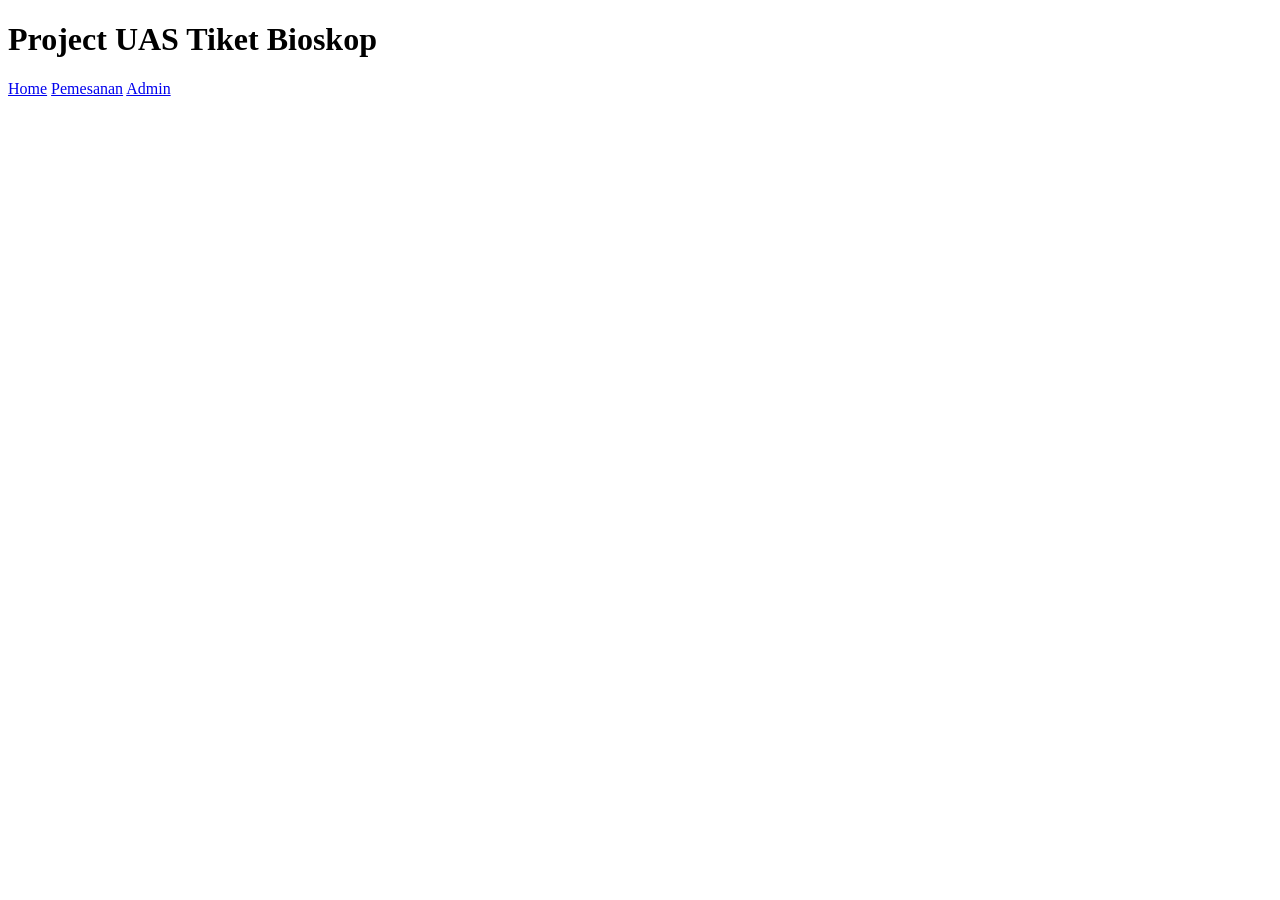
<file: index.htm>
<!DOCTYPE html>
<html lang="id">
<head>
    <meta charset="UTF-8">
    <meta name="viewport" content="width=device-width, initial-scale=1.0">
    <title>Project UAS Tiket Bioskop</title>
</head>
<body>

    <h1>Project UAS Tiket Bioskop</h1>

    <a href="./Home/">Home</a>
    <a href="./Pemesanan/">Pemesanan</a>
    <a href="./Admin/">Admin</a>

</body>
</html>
</file>
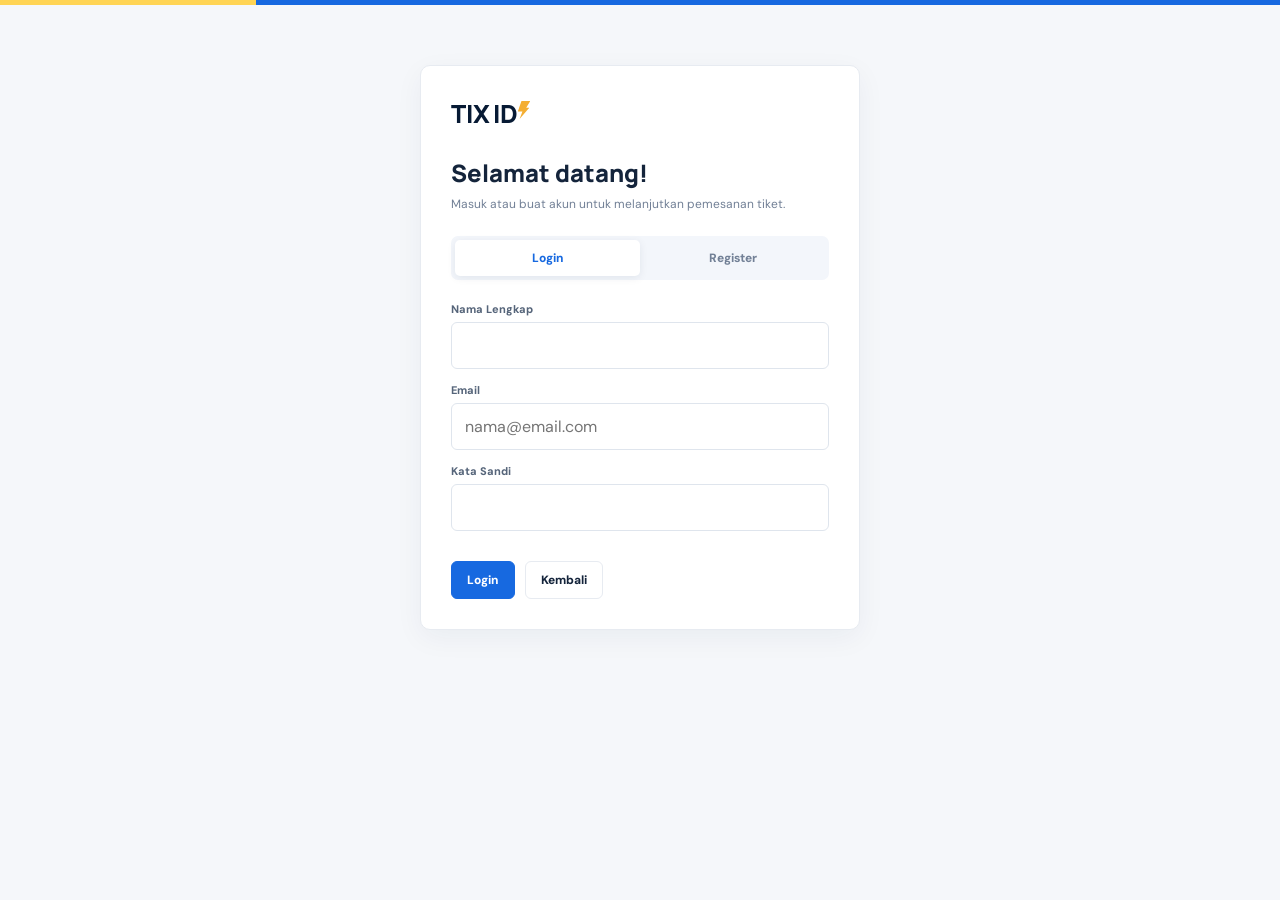
<file: profile-eticket-history/page/auth.html>
<!DOCTYPE html>
<html lang="id">
<head>
<meta charset="UTF-8"><meta name="viewport" content="width=device-width,initial-scale=1">
<title>TIX ID | Login & Register</title>
<link href="https://fonts.googleapis.com/css2?family=DM+Sans:wght@400;500;600;700;800&family=Manrope:wght@500;600;700;800&display=swap" rel="stylesheet">
<link rel="stylesheet" href="style.css?v=main-fix-1">
</head>
<body data-page="auth">
<div class="topline"></div>
<main class="auth-wrap">
  <div class="card auth-card">
    <a class="brand" href="../../home-movie/index.html"><span class="brand-tix">TIX</span><span class="brand-id">ID</span><span class="brand-dot"></span></a>
    <h1 id="auth-title">Selamat datang!</h1>
    <p class="subtitle">Masuk atau buat akun untuk melanjutkan pemesanan tiket.</p>
    <div class="tabs">
      <button class="tab active" id="login-tab" type="button">Login</button>
      <button class="tab" id="register-tab" type="button">Register</button>
    </div>
    <div id="auth-message"></div>
    <form id="auth-form" class="form-grid">
      <div class="field" id="name-field" hidden><label>Nama Lengkap</label><input id="name" type="text" autocomplete="name"></div>
      <div class="field"><label>Email</label><input id="email" type="email" autocomplete="username" required placeholder="nama@email.com"></div>
      <div class="field"><label>Kata Sandi</label><input id="password" type="password" minlength="6" required autocomplete="current-password"></div>
      <div class="actions"><button class="btn primary" id="submit-btn" type="submit">Login</button><a class="btn" href="../../home-movie/index.html">Kembali</a></div>
    </form>
  </div>
</main>
<script src="script.js"></script>
</body>
</html>
</file>
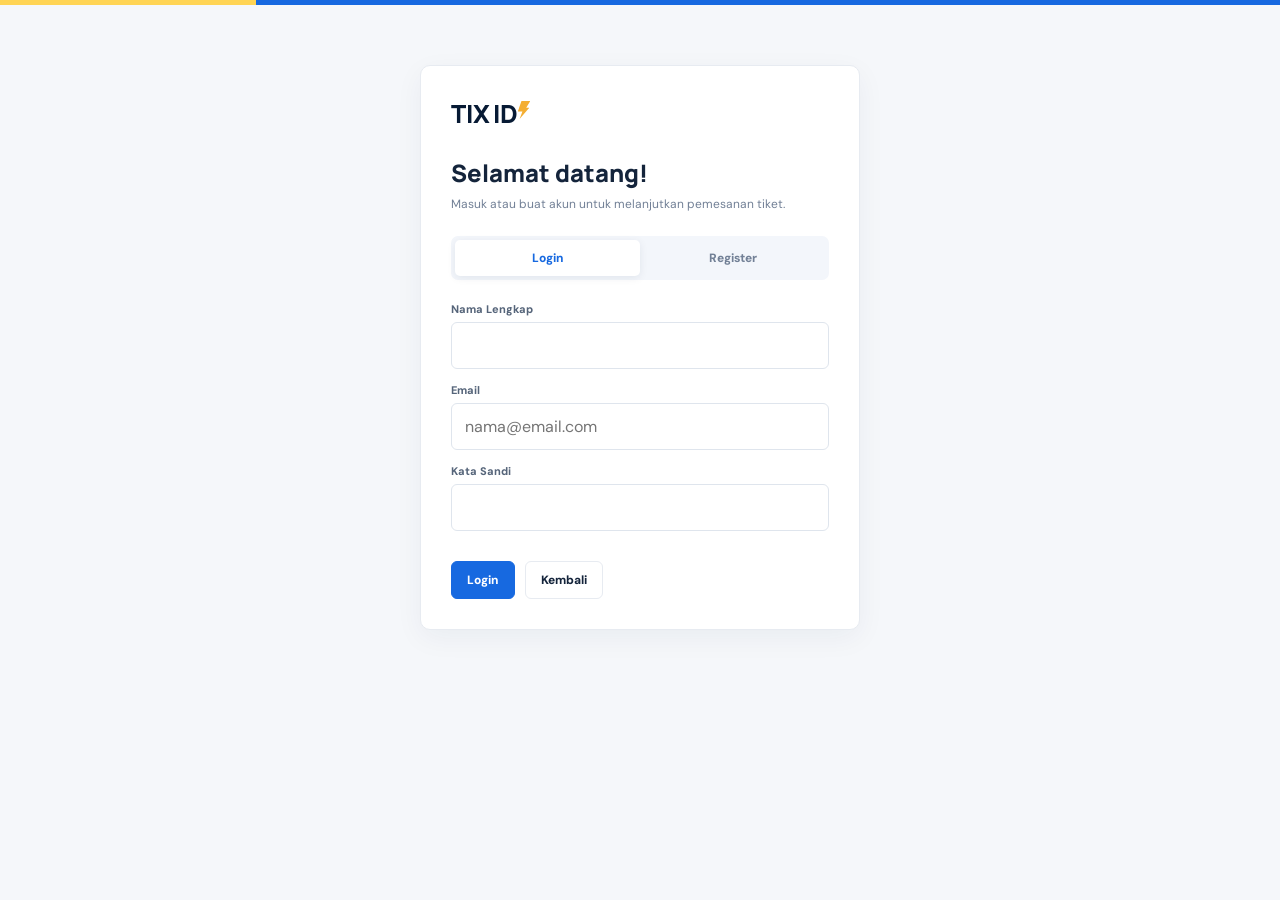
<file: profile-eticket-history/page/eticket.html>
<!DOCTYPE html>
<html lang="id">
<head><meta charset="UTF-8"><meta name="viewport" content="width=device-width,initial-scale=1">
<title>TIX ID | E-Ticket</title>
<link href="https://fonts.googleapis.com/css2?family=DM+Sans:wght@400;500;600;700;800&display=swap" rel="stylesheet">
<link href="https://fonts.googleapis.com/css2?family=Manrope:wght@500;600;700;800&display=swap" rel="stylesheet">
<link rel="stylesheet" href="style.css?v=main-fix-1"></head>
<body data-page="eticket">
<div class="topline"></div><header class="header"><div class="nav">
<a class="brand" href="../../home-movie/index.html"><span class="brand-tix">TIX</span><span class="brand-id">ID</span><span class="brand-dot"></span></a>
<nav class="links"><a href="../../home-movie/index.html">Beranda</a><a href="profile.html">Profile</a><a href="history.html">History</a></nav>
<div class="nav-actions"><a class="nav-btn" href="history.html">History</a><a class="nav-btn primary" href="profile.html">Profile</a></div>
</div></header>
<main class="section"><div class="page-head"><p class="kicker">Tiket digital</p><h1>E-Ticket</h1><p>E-Ticket hanya muncul setelah pembayaran berhasil.</p></div>
<div id="ticket-list" class="history-list"></div></main>
<script src="script.js"></script></body></html>
</file>
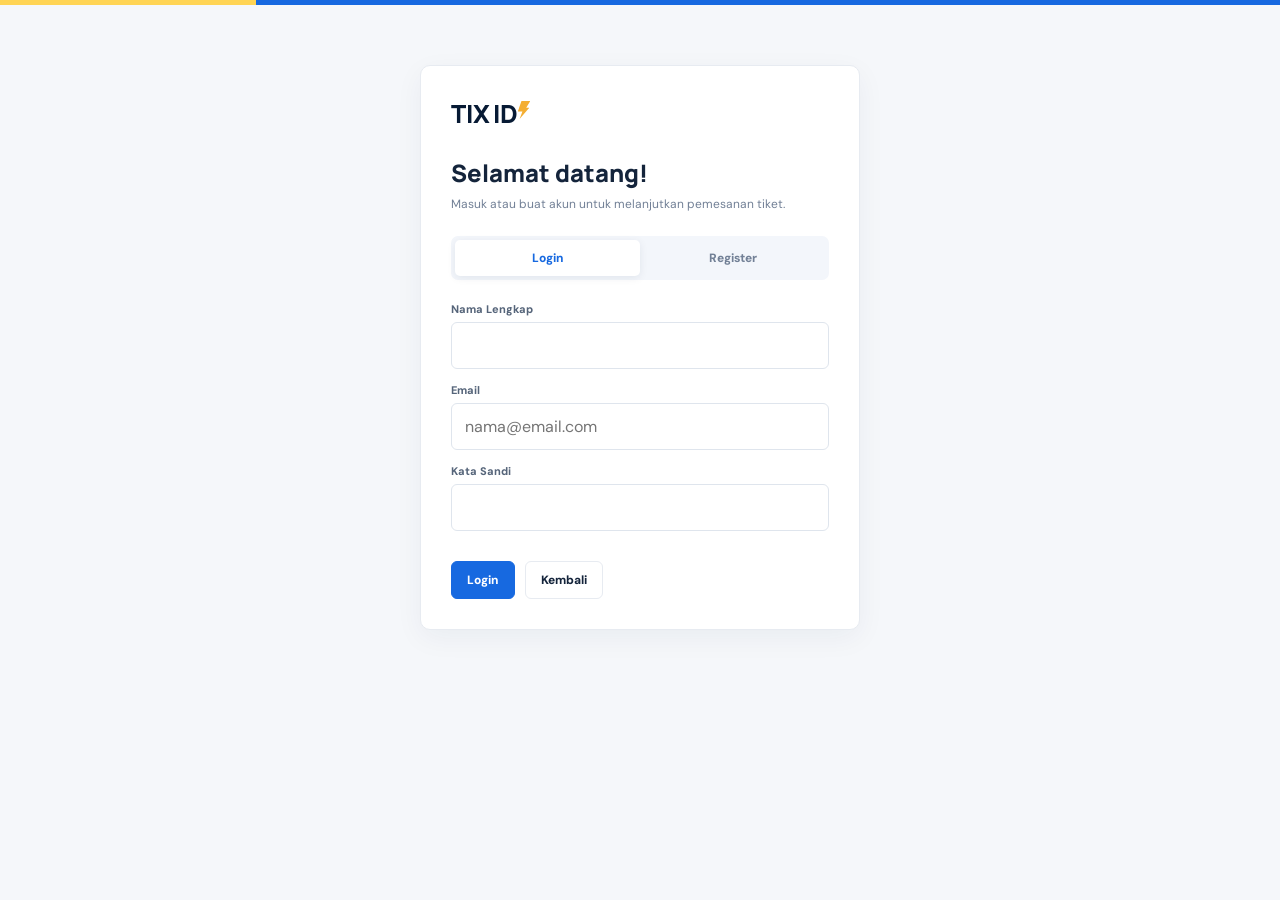
<file: profile-eticket-history/page/history.html>
<!DOCTYPE html>
<html lang="id">
<head><meta charset="UTF-8"><meta name="viewport" content="width=device-width,initial-scale=1">
<title>TIX ID | Booking History</title>
<link href="https://fonts.googleapis.com/css2?family=DM+Sans:wght@400;500;600;700;800&family=Manrope:wght@500;600;700;800&display=swap" rel="stylesheet">
<link rel="stylesheet" href="style.css?v=main-fix-1"></head>
<body data-page="history">
<div class="topline"></div><header class="header"><div class="nav">
<a class="brand" href="../../home-movie/index.html"><span class="brand-tix">TIX</span><span class="brand-id">ID</span><span class="brand-dot"></span></a>
<nav class="links"><a href="../../home-movie/index.html">Beranda</a><a href="profile.html">Profile</a><a href="eticket.html">E-Ticket</a></nav>
<div class="nav-actions"><a class="nav-btn" href="profile.html">Profile</a><a class="nav-btn primary" href="eticket.html">E-Ticket</a></div>
</div></header>
<main class="section"><div class="page-head"><p class="kicker">Pesanan saya</p><h1>Booking History</h1><p>Riwayat hanya menampilkan tiket yang pembayarannya sudah berhasil.</p></div>
<div id="history-list" class="history-list"></div></main>
<script src="script.js"></script></body></html>
</file>
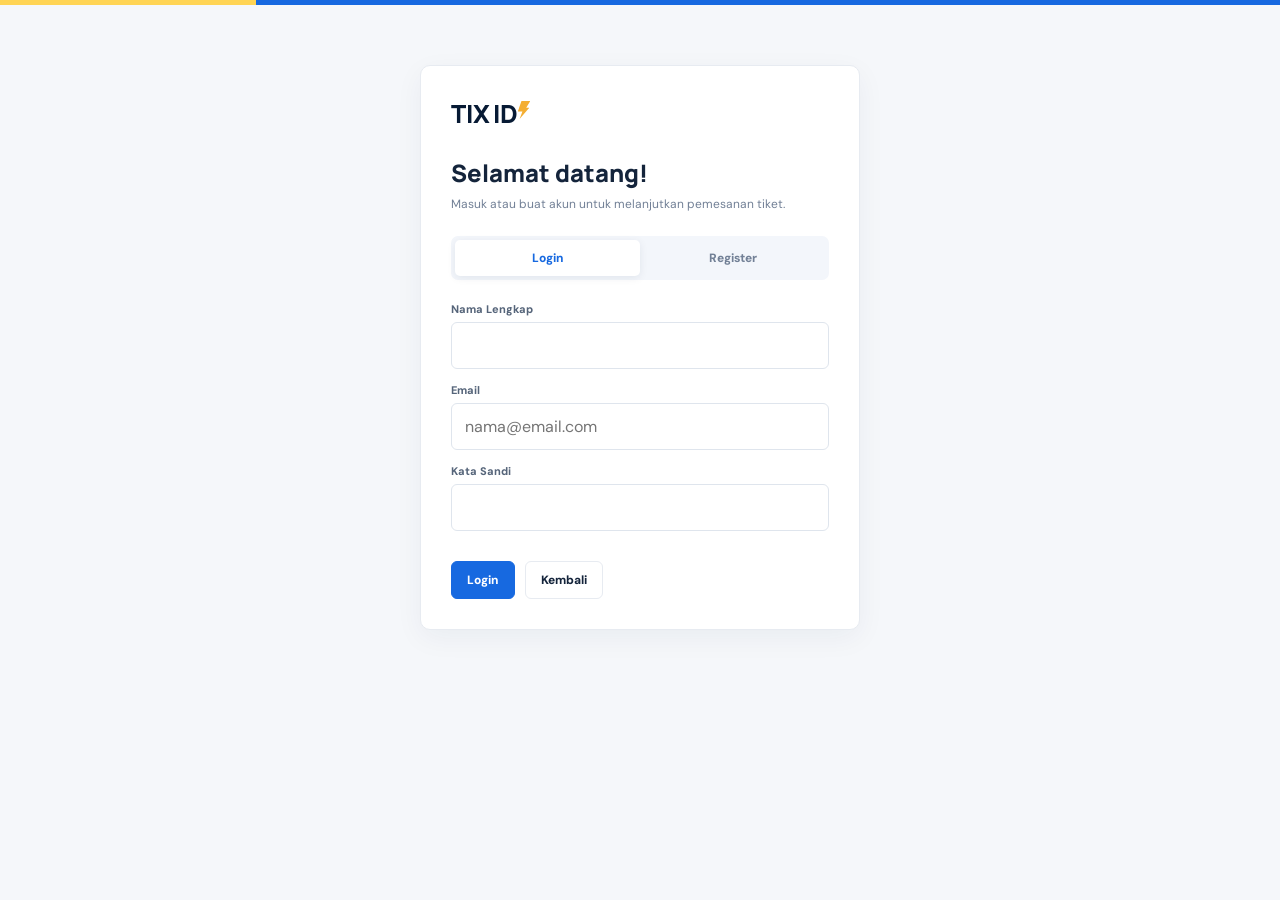
<file: profile-eticket-history/page/profile.html>
<!DOCTYPE html>
<html lang="id">
<head><meta charset="UTF-8"><meta name="viewport" content="width=device-width,initial-scale=1">
<title>TIX ID | Profile</title>
<link href="https://fonts.googleapis.com/css2?family=DM+Sans:wght@400;500;600;700;800&family=Manrope:wght@500;600;700;800&display=swap" rel="stylesheet">
<link rel="stylesheet" href="style.css?v=main-fix-1"></head>
<body data-page="profile">
<div class="topline"></div><header class="header"><div class="nav">
<a class="brand" href="../../home-movie/index.html"><span class="brand-tix">TIX</span><span class="brand-id">ID</span><span class="brand-dot"></span></a>
<nav class="links"><a href="../../home-movie/index.html">Beranda</a><a href="history.html">History</a><a href="eticket.html">E-Ticket</a></nav>
<div class="nav-actions"><a class="nav-btn" href="history.html">History</a><a class="nav-btn" href="eticket.html">E-Ticket</a><button class="nav-btn primary" id="logout-btn">Logout</button></div>
</div></header>
<main class="section"><div class="page-head"><p class="kicker">Akun saya</p><h1>Profile</h1><p>Kelola informasi akun yang digunakan saat pemesanan tiket.</p></div>
<div class="card profile-card">
<div class="avatar" id="avatar">U</div><div class="profile-info"><h2 id="profile-name">-</h2><p id="profile-email">-</p><p id="profile-city">Kota: -</p>
<div class="actions"><button class="btn primary" id="edit-btn">Edit Profile</button><a class="btn" href="../../Bioskop-Jadwal/cinemas.html">Pesan Tiket</a></div></div>
</div>
<div class="card" id="edit-card" style="padding:25px;margin-top:18px;display:none"><h3 style="margin-top:0">Edit Profile</h3>
<form id="profile-form" class="form-grid"><div class="field"><label>Nama Lengkap</label><input id="edit-name" required></div><div class="field"><label>Kota</label><select id="edit-city"><option>Jakarta</option><option>Bandung</option><option>Surabaya</option><option>Yogyakarta</option><option>Semarang</option><option>Medan</option></select></div><div class="actions"><button class="btn primary">Simpan</button><button class="btn" type="button" id="cancel-edit">Batal</button></div></form></div>
</main><footer class="footer"><div class="footer-inner"><div><strong>TIX ID</strong><div class="footer-caption">Cari film. Pesan tiket. Nikmati ceritanya.</div></div></div></footer>
<script src="script.js"></script></body></html>
</file>
<file: profile-eticket-history/page/style.css>
:root{
  --ink:#14243b;--navy:#10233f;--blue:#1769e0;--pale:#eaf2ff;
  --yellow:#ffd454;--muted:#728096;--line:#e7ebf1;--paper:#f5f7fa;
  --white:#fff;--success:#1f9d62;--danger:#d94b4b;
  --shadow:0 18px 50px rgba(17,39,69,.12);
}
*{box-sizing:border-box}
body{margin:0;background:var(--paper);color:var(--ink);font-family:'DM Sans',Arial,sans-serif}
a{color:inherit;text-decoration:none}
button,input,select{font:inherit}
button{cursor:pointer}
.topline{height:5px;background:linear-gradient(90deg,var(--yellow) 0 20%,var(--blue) 20%)}
.header{position:sticky;top:0;z-index:20;background:rgba(255,255,255,.96);border-bottom:1px solid var(--line);backdrop-filter:blur(14px)}
.nav{width:min(1160px,calc(100% - 48px));min-height:74px;margin:auto;display:flex;align-items:center;gap:30px}
.brand{display:inline-flex;align-items:center;gap:3px;flex:0 0 auto;font:800 25px Manrope,Arial,sans-serif}
.brand-tix,.brand-id{color:#071a34}.brand-dot{width:11px;height:18px;margin:-7px -2px 0 -3px;background:#f4ae32;clip-path:polygon(20% 0,100% 0,72% 38%,100% 38%,26% 100%,42% 58%,0 58%);transform:skew(-8deg)}
.links{display:flex;gap:24px;margin-right:auto;font-size:13px;font-weight:700;color:#55647a}
.links a:hover{color:var(--blue)}
.nav-actions{display:flex;align-items:center;gap:10px}
.nav-btn{border:1px solid var(--line);background:#fff;color:var(--ink);padding:9px 13px;border-radius:6px;font-size:11px;font-weight:800}
.nav-btn.primary{background:var(--blue);border-color:var(--blue);color:#fff}
.nav-btn:hover{transform:translateY(-1px)}
.section{width:min(900px,calc(100% - 40px));margin:auto;padding:55px 0 80px}
.page-head{margin-bottom:26px}.kicker{margin:0 0 7px;color:var(--blue);font-size:9px;font-weight:800;letter-spacing:1.2px;text-transform:uppercase}
.page-head h1{margin:0;font:800 30px/1.2 Manrope,Arial,sans-serif}.page-head p{color:var(--muted);font-size:13px}
.card{background:#fff;border:1px solid var(--line);border-radius:10px;box-shadow:0 8px 28px rgba(17,39,69,.05)}
.profile-card{display:grid;grid-template-columns:110px 1fr;gap:25px;padding:28px;align-items:center}
.avatar{width:92px;height:92px;border-radius:50%;background:var(--pale);color:var(--blue);display:grid;place-items:center;font:800 30px Manrope}
.profile-info h2{margin:0 0 6px;font:800 22px Manrope}.profile-info p{margin:5px 0;color:var(--muted);font-size:13px}
.form-grid{display:grid;gap:14px}.field{display:grid;gap:6px}.field label{font-size:11px;font-weight:800;color:#56657a}.field input,.field select{width:100%;padding:12px 13px;border:1px solid #dfe5ed;border-radius:6px;outline:none;background:#fff;color:var(--ink)}.field input:focus,.field select:focus{border-color:var(--blue);box-shadow:0 0 0 3px var(--pale)}
.actions{display:flex;gap:10px;flex-wrap:wrap;margin-top:16px}
.btn{border:1px solid var(--line);border-radius:6px;padding:10px 15px;background:#fff;color:var(--ink);font-size:12px;font-weight:800}.btn.primary{background:var(--blue);border-color:var(--blue);color:#fff}.btn.yellow{background:var(--yellow);border-color:var(--yellow);color:var(--navy)}.btn.danger{color:var(--danger)}
.auth-wrap{width:min(440px,calc(100% - 40px));margin:60px auto}
.auth-card{padding:30px}.auth-card .brand{margin-bottom:25px}.auth-card h1{font:800 24px Manrope;margin:0 0 7px}.subtitle{margin:0 0 24px;color:var(--muted);font-size:12px}
.tabs{display:grid;grid-template-columns:1fr 1fr;margin-bottom:22px;background:#f3f6fb;padding:4px;border-radius:7px}.tab{border:0;background:transparent;padding:10px;border-radius:5px;color:var(--muted);font-size:12px;font-weight:800}.tab.active{background:#fff;color:var(--blue);box-shadow:0 2px 8px rgba(17,39,69,.08)}
.alert{padding:11px 12px;border-radius:6px;font-size:11px;margin-bottom:14px}.alert.error{background:#fff0f0;color:var(--danger)}.alert.success{background:#edf9f3;color:var(--success)}
.empty{padding:42px 25px;text-align:center}.empty-icon{font-size:32px;margin-bottom:10px}.empty h3{margin:0 0 6px;font:800 17px Manrope}.empty p{margin:0;color:var(--muted);font-size:12px}
.history-list{display:grid;gap:15px}.history-item{padding:20px}.history-top{display:flex;justify-content:space-between;gap:15px;align-items:start}.movie-title{margin:0;font:800 17px Manrope}.status{padding:5px 9px;border-radius:20px;background:#edf9f3;color:var(--success);font-size:9px;font-weight:800;text-transform:uppercase}.history-meta{display:grid;grid-template-columns:repeat(3,1fr);gap:12px;margin:18px 0}.meta-box{background:#f8faff;border-radius:6px;padding:10px}.meta-box span{display:block;color:var(--muted);font-size:9px;margin-bottom:4px}.meta-box strong{font-size:11px}.ticket-card{overflow:hidden;position:relative}.ticket-head{padding:20px 22px;background:var(--navy);color:#fff}.ticket-head .kicker{color:var(--yellow)}.ticket-head h2{margin:0;font:800 21px Manrope}.ticket-body{padding:22px}.ticket-grid{display:grid;grid-template-columns:1fr 1fr;gap:14px}.ticket-row{padding:10px 0;border-bottom:1px dashed #dfe5ed}.ticket-row span{display:block;color:var(--muted);font-size:9px;margin-bottom:3px}.ticket-row strong{font-size:12px}.qr{width:130px;height:130px;margin:20px auto;border:10px solid #fff;box-shadow:0 0 0 1px var(--line);display:grid;place-items:center;background:repeating-linear-gradient(45deg,#10233f 0 3px,#fff 3px 6px);font-size:11px;font-weight:900;color:#10233f}.footer{background:var(--navy);color:#fff;margin-top:40px}.footer-inner{width:min(900px,calc(100% - 40px));min-height:90px;margin:auto;display:flex;align-items:center;justify-content:space-between}.footer-caption{font-size:9px;color:rgba(255,255,255,.58)}
.toast{position:fixed;right:20px;bottom:20px;z-index:100;background:var(--navy);color:#fff;padding:12px 15px;border-radius:7px;font-size:11px;box-shadow:var(--shadow);display:none}.toast.show{display:block}
@media(max-width:700px){.nav{width:calc(100% - 32px);min-height:64px;flex-wrap:wrap;gap:8px;padding:10px 0}.links{display:none}.nav-actions{width:100%;justify-content:flex-end;gap:6px;flex-wrap:wrap}.nav-btn{padding:8px 11px;font-size:10px}.profile-card{grid-template-columns:1fr;text-align:center}.avatar{margin:auto}.history-meta,.ticket-grid{grid-template-columns:1fr}.history-top{flex-direction:column}.section{padding-top:35px}}
</file>
